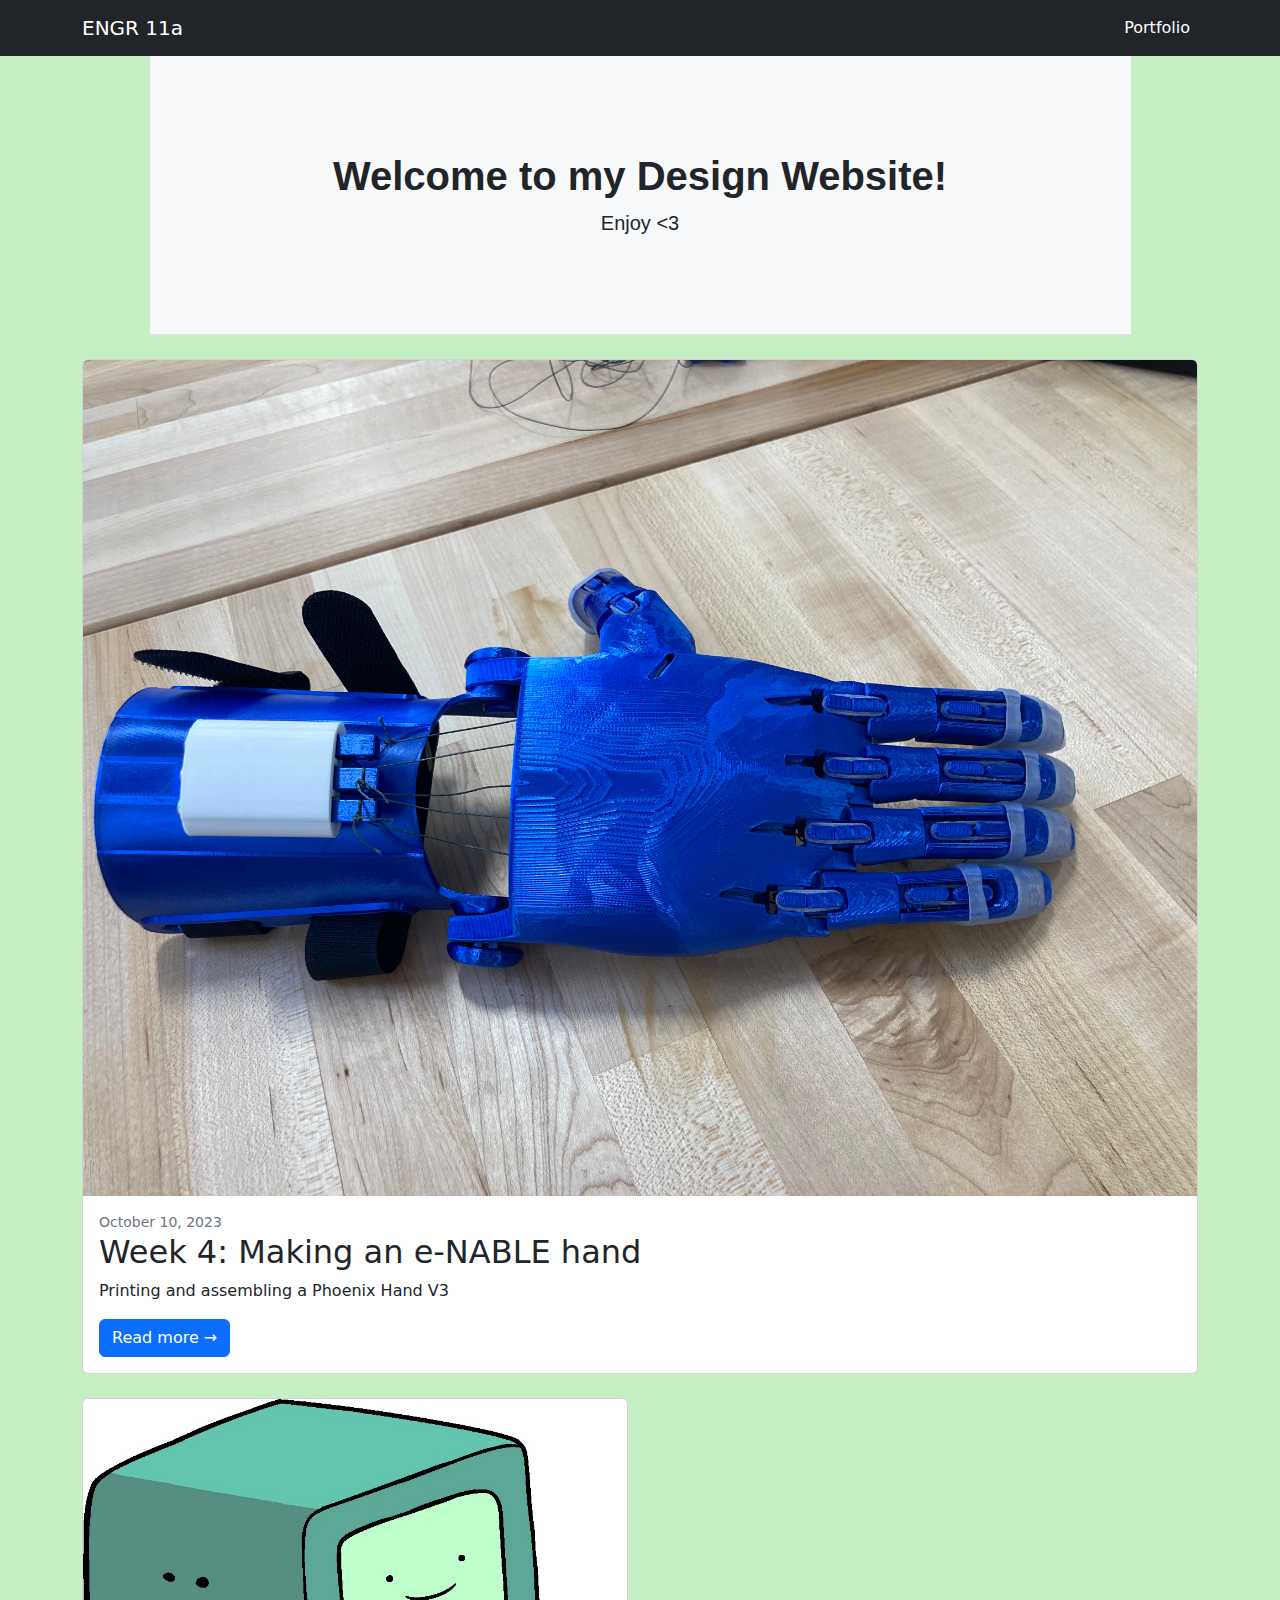
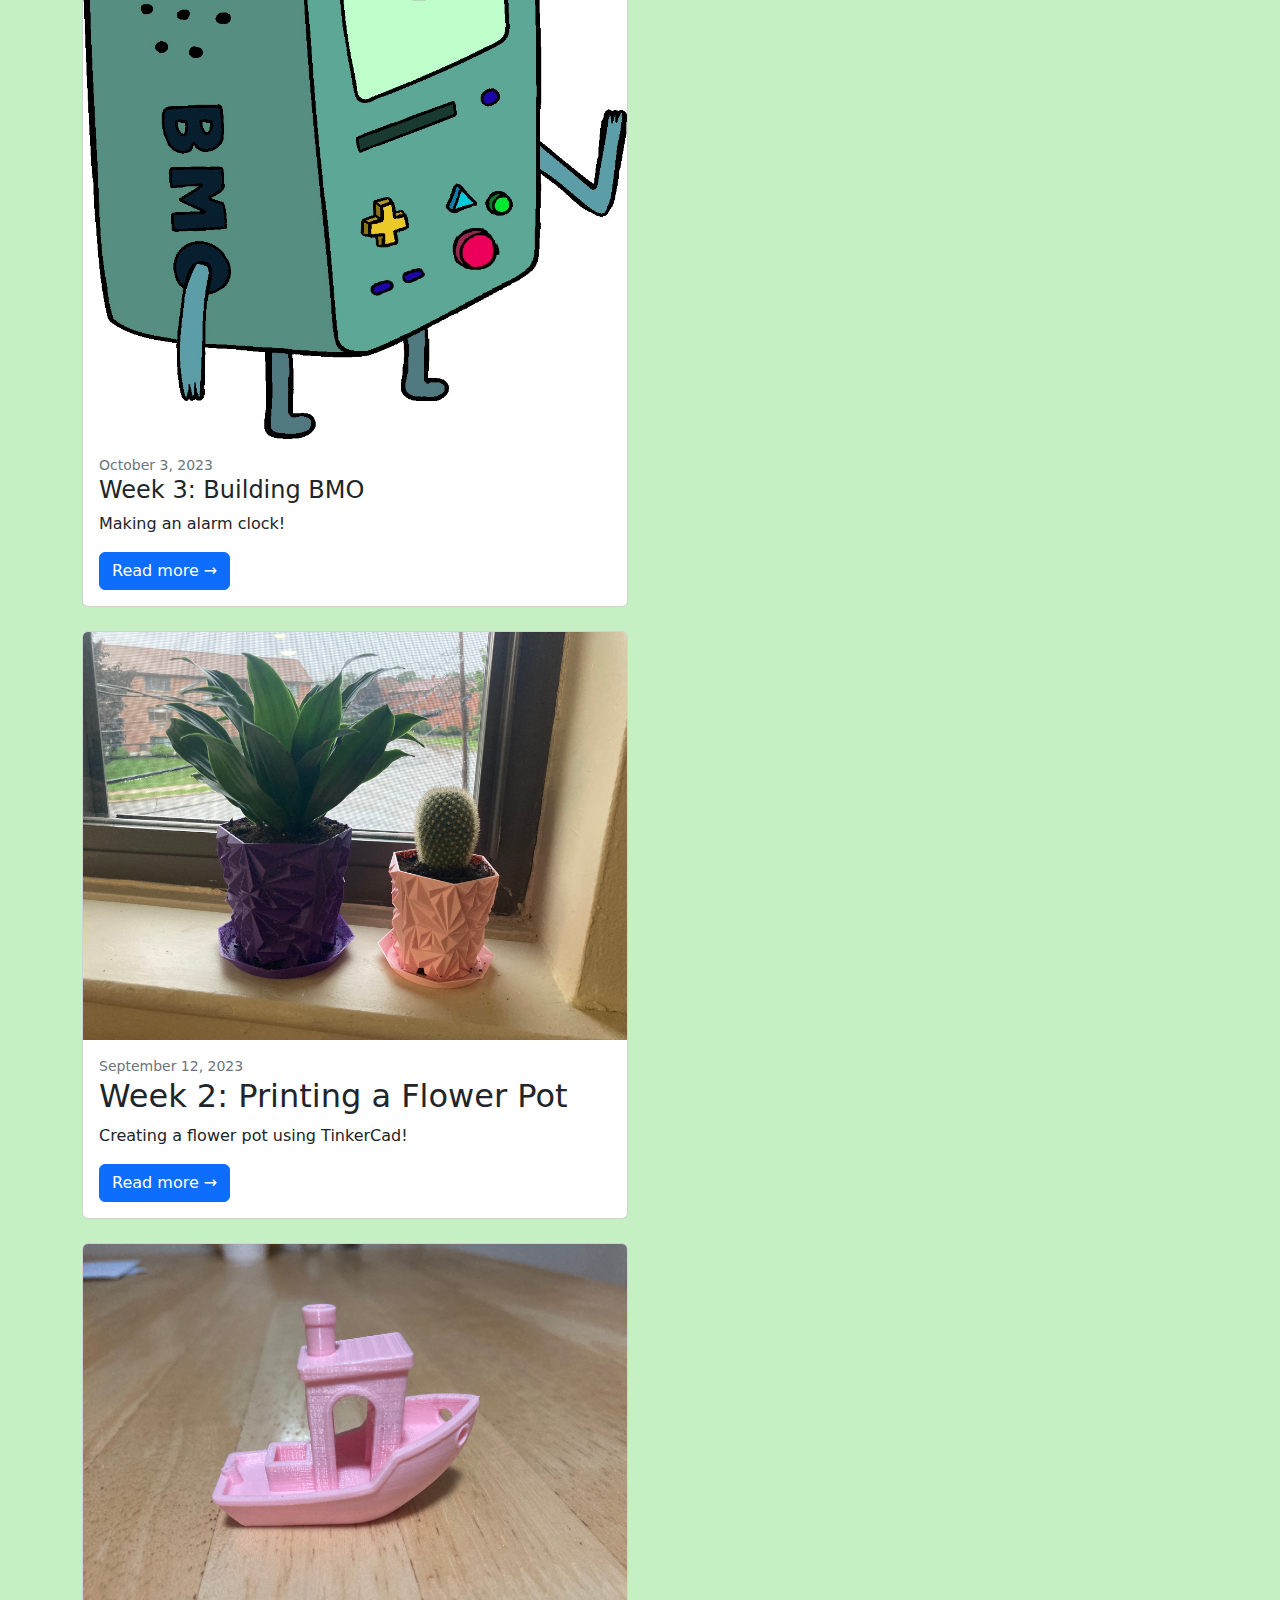
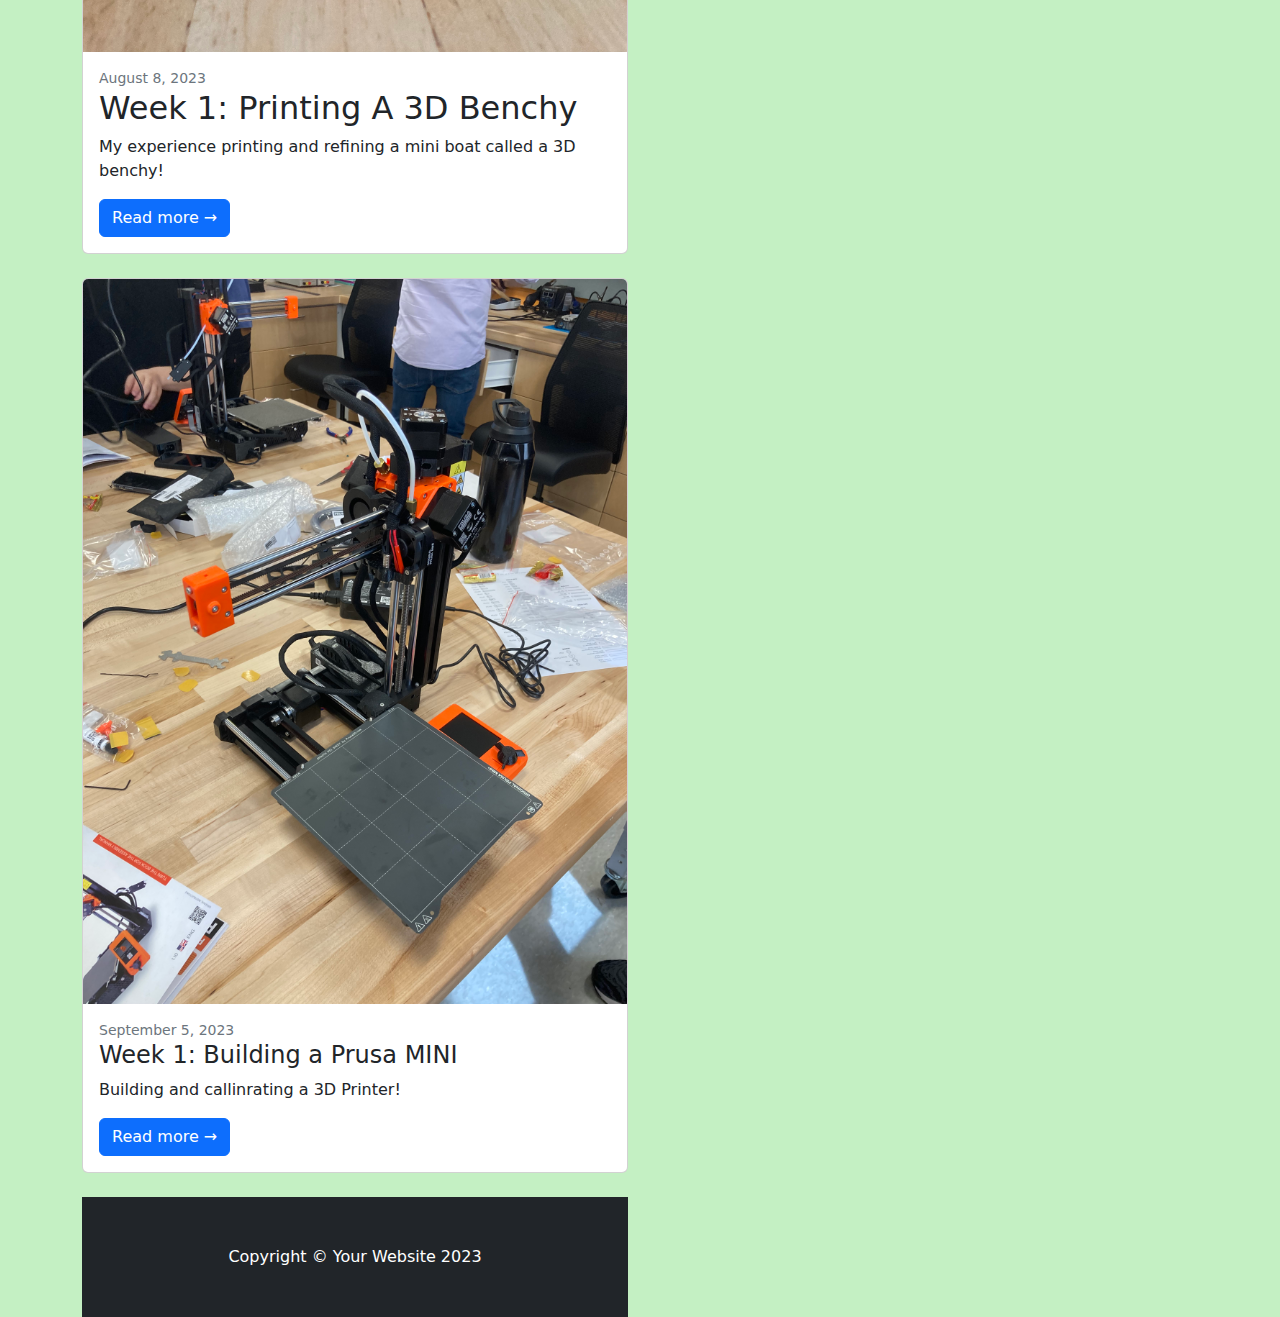
<file: sophias-engr-website/index.html>
<!DOCTYPE html>
<html lang="en">
    <head>
        <meta charset="utf-8" />
        <meta name="viewport" content="width=device-width, initial-scale=1, shrink-to-fit=no" />
        <meta name="description" content="" />
        <meta name="author" content="" />
        <title>Sophia's Engineering Website!</title>
        <!-- Favicon-->
        <link rel="icon" type="image/x-icon" href="assets/favicon.ico" />
        <!-- Core theme CSS (includes Bootstrap)-->
        <link href="css/styles.css" rel="stylesheet" />
    </head>
    <body>
        <!-- Responsive navbar-->
        <nav class="navbar navbar-expand-lg navbar-dark bg-dark">
            <div class="container">
                <a class="navbar-brand" href="#!">ENGR 11a</a>
                <button class="navbar-toggler" type="button" data-bs-toggle="collapse" data-bs-target="#navbarSupportedContent" aria-controls="navbarSupportedContent" aria-expanded="false" aria-label="Toggle navigation"><span class="navbar-toggler-icon"></span></button>
                <div class="collapse navbar-collapse" id="navbarSupportedContent">
                    <ul class="navbar-nav ms-auto mb-2 mb-lg-0">
                        <li class="nav-item"><a class="nav-link active" aria-current="page" href="#">Portfolio</a></li>
                    </ul>
                </div>
            </div>
        </nav>
        <!-- Page header with logo and tagline-->
        <header class="py-5 bg-light border-bottom mb-4">
            <div class="container">
                <div class="text-center my-5">
                    <h1 class="fw-bolder">Welcome to my Design Website!</h1>
                    <p class="lead mb-0">Enjoy <3</p>
                </div>
            </div>
        </header>
        <!-- Page content-->
        
        <div class="container">
            <div class="row">
                <!-- Blog entries-->
                <div class="col">
                    <!-- Featured blog post-->
                    <div class="card mb-4">
                        <a href="#!"><img class="card-img-top" src="images/phoenix_finished.jpeg" alt="photo of hand" /></a>
                        <div class="card-body">
                            <div class="small text-muted">October 10, 2023</div>
                            <h2 class="card-title">Week 4: Making an e-NABLE hand</h2>
                            <p class="card-text">Printing and assembling a Phoenix Hand V3</p>
                            <a class="btn btn-primary" href="phoenix_post.html">Read more →</a>
                        </div>
                    </div>

                    <!-- Nested row for non-featured blog posts-->
                    <div class="row">
                        <div class="col-lg-6">
                            <!-- Blog post-->
                            <div class="card mb-4">
                                <a href="#!"><img class="card-img-top" src="images/BMO.jpeg" alt="photo of bmo" /></a>
                                <div class="card-body">
                                    <div class="small text-muted">October 3, 2023</div>
                                    <h2 class="card-title h4">Week 3: Building BMO</h2>
                                    <p class="card-text">Making an alarm clock!</p>
                                    <a class="btn btn-primary" href="bmo_post.html">Read more →</a>
                                </div>
                            </div>
                            <!-- Blog post-->
                            <div class="card mb-4">
                                <a href="#!"><img class="card-img-top" src="images/final_pots.jpg" alt="photo of pots" /></a>
                                <div class="card-body">
                                    <div class="small text-muted">September 12, 2023</div>
                                    <h2 class="card-title">Week 2: Printing a Flower Pot</h2>
                                    <p class="card-text">Creating a flower pot using TinkerCad!</p>
                                    <a class="btn btn-primary" href="flower_pot_post.html">Read more →</a>
                                </div>
                            </div>
                            <!-- Blog post-->
                            <div class="card mb-4">
                                <a href="#!"><img class="card-img-top" src="images/front_benchy.jpeg" alt="photo of benchy" /></a>
                                <div class="card-body">
                                    <div class="small text-muted">August 8, 2023</div>
                                    <h2 class="card-title">Week 1: Printing A 3D Benchy</h2>
                                    <p class="card-text">My experience printing and refining a mini boat called a 3D benchy!</p>
                                    <a class="btn btn-primary" href="benchy_post.html">Read more →</a>
                                </div>
                            </div>
                            <!-- Blog post-->
                            <div class="card mb-4">
                                <a href="#!"><img class="card-img-top" src="images/final_prusa.jpeg" alt="photo of pursa mini" /></a>
                                <div class="card-body">
                                    <div class="small text-muted">September 5, 2023</div>
                                    <h2 class="card-title h4">Week 1: Building a Prusa MINI</h2>
                                    <p class="card-text">Building and callinrating a 3D Printer!</p>
                                    <a class="btn btn-primary" href="prusa_post.html">Read more →</a>
                                </div>
                            </div>
        <!-- Footer-->
        <footer class="py-5 bg-dark">
            <div class="container"><p class="m-0 text-center text-white">Copyright &copy; Your Website 2023</p></div>
        </footer>
        <!-- Bootstrap core JS-->
        <script src="https://cdn.jsdelivr.net/npm/bootstrap@5.2.3/dist/js/bootstrap.bundle.min.js"></script>
        <!-- Core theme JS-->
        <script src="js/scripts.js"></script>
    </body>
</html>
</file>
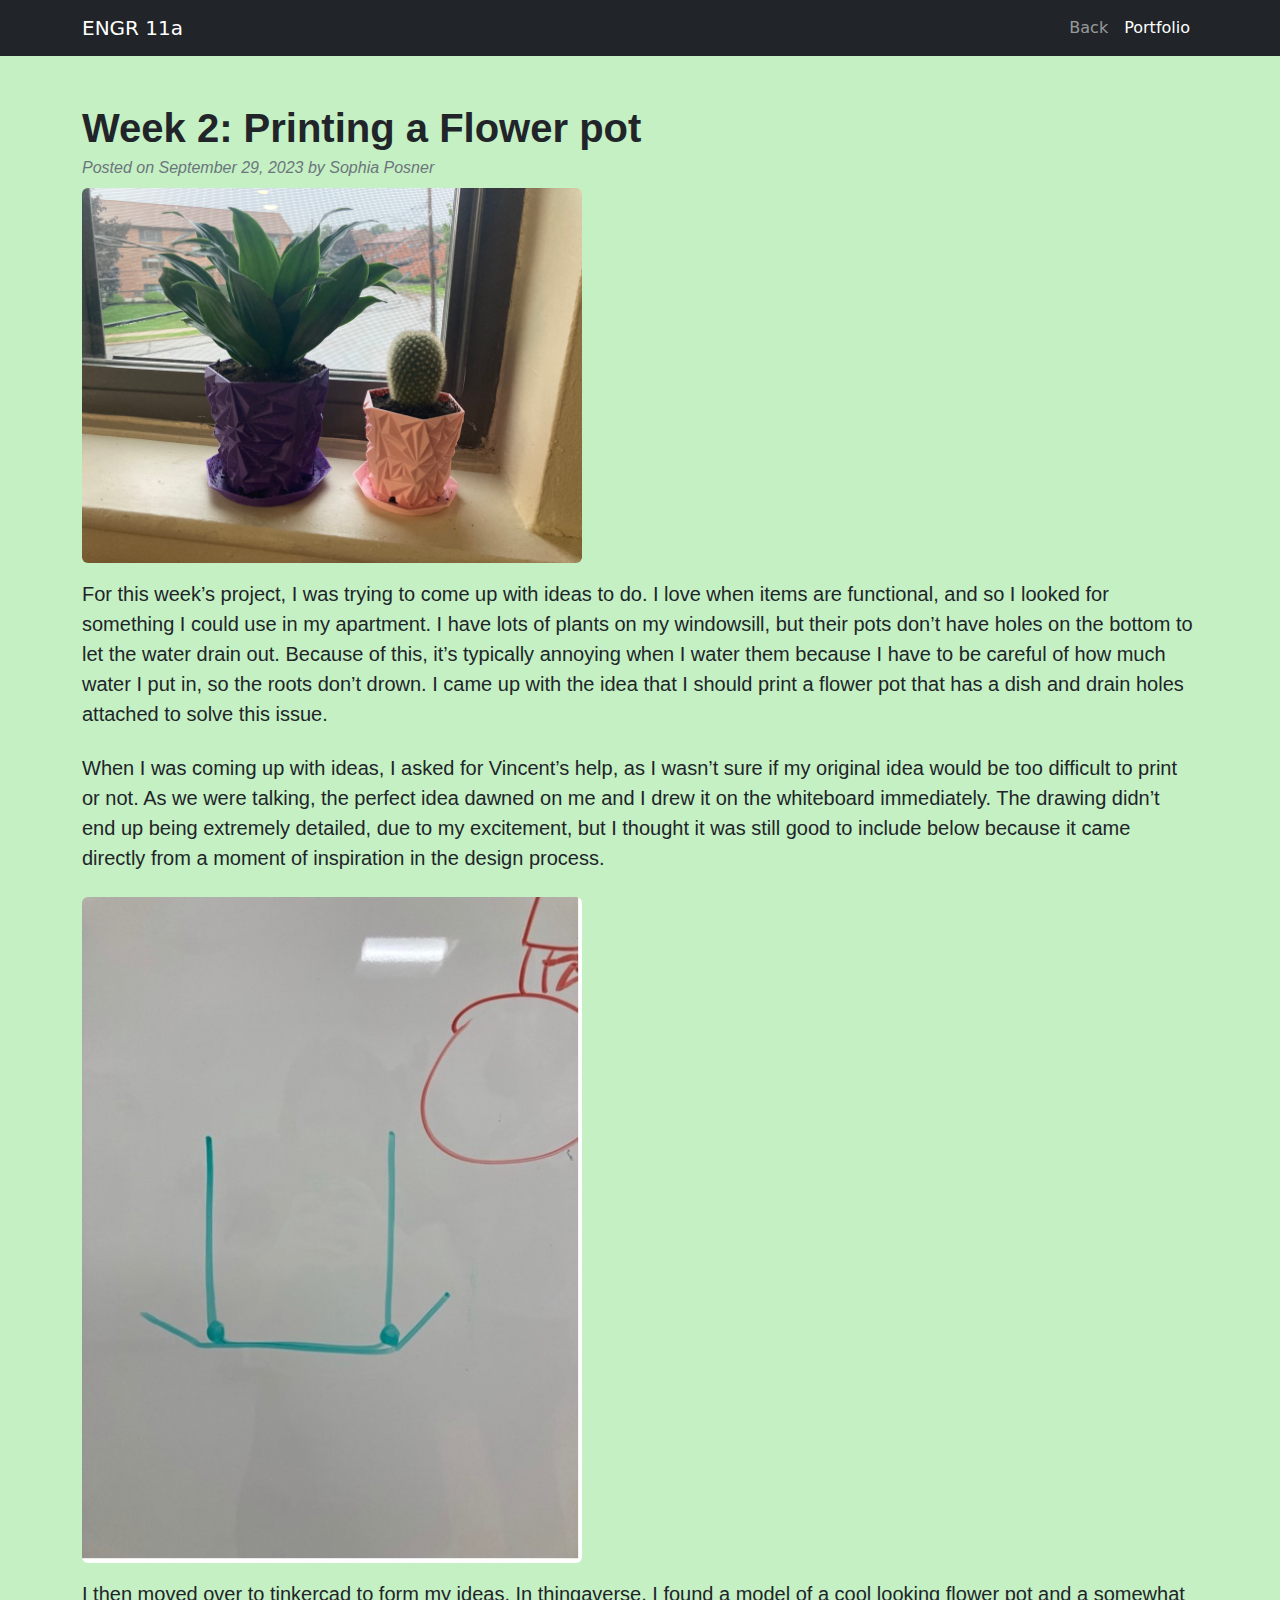
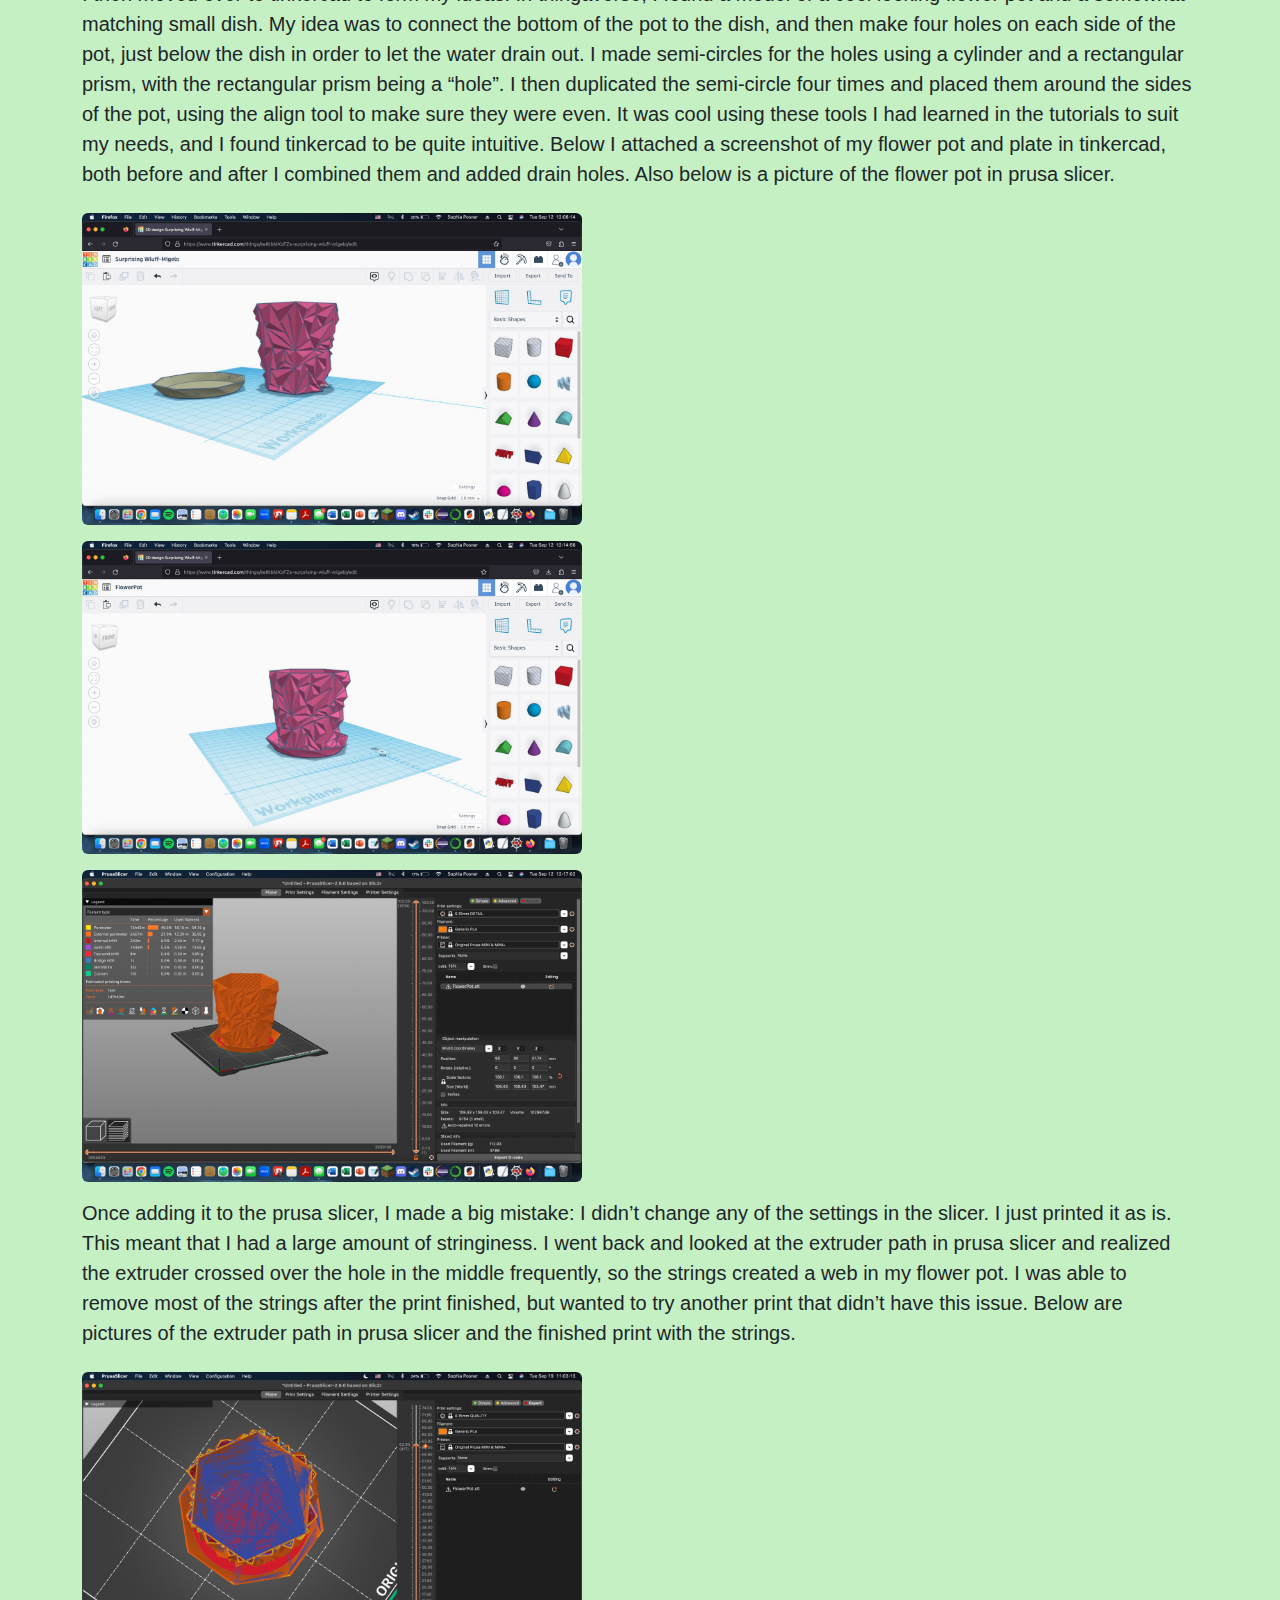
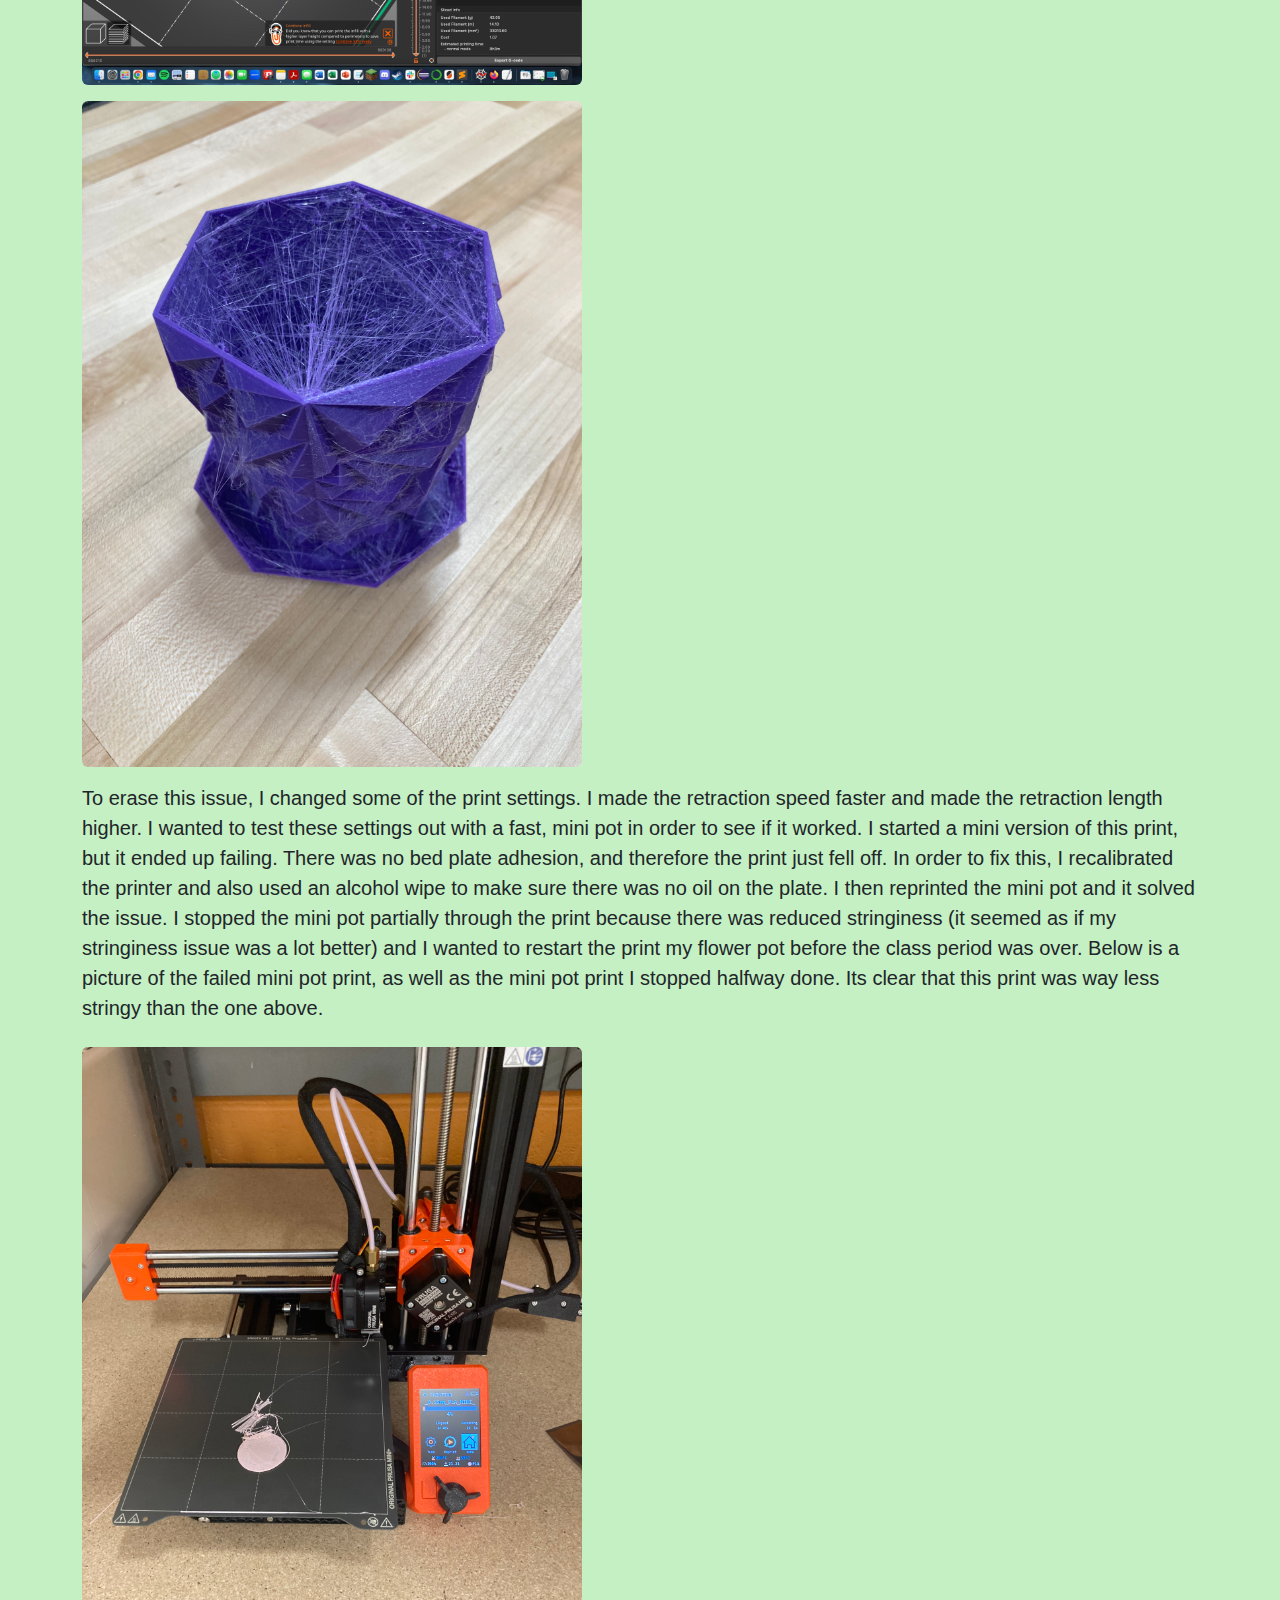
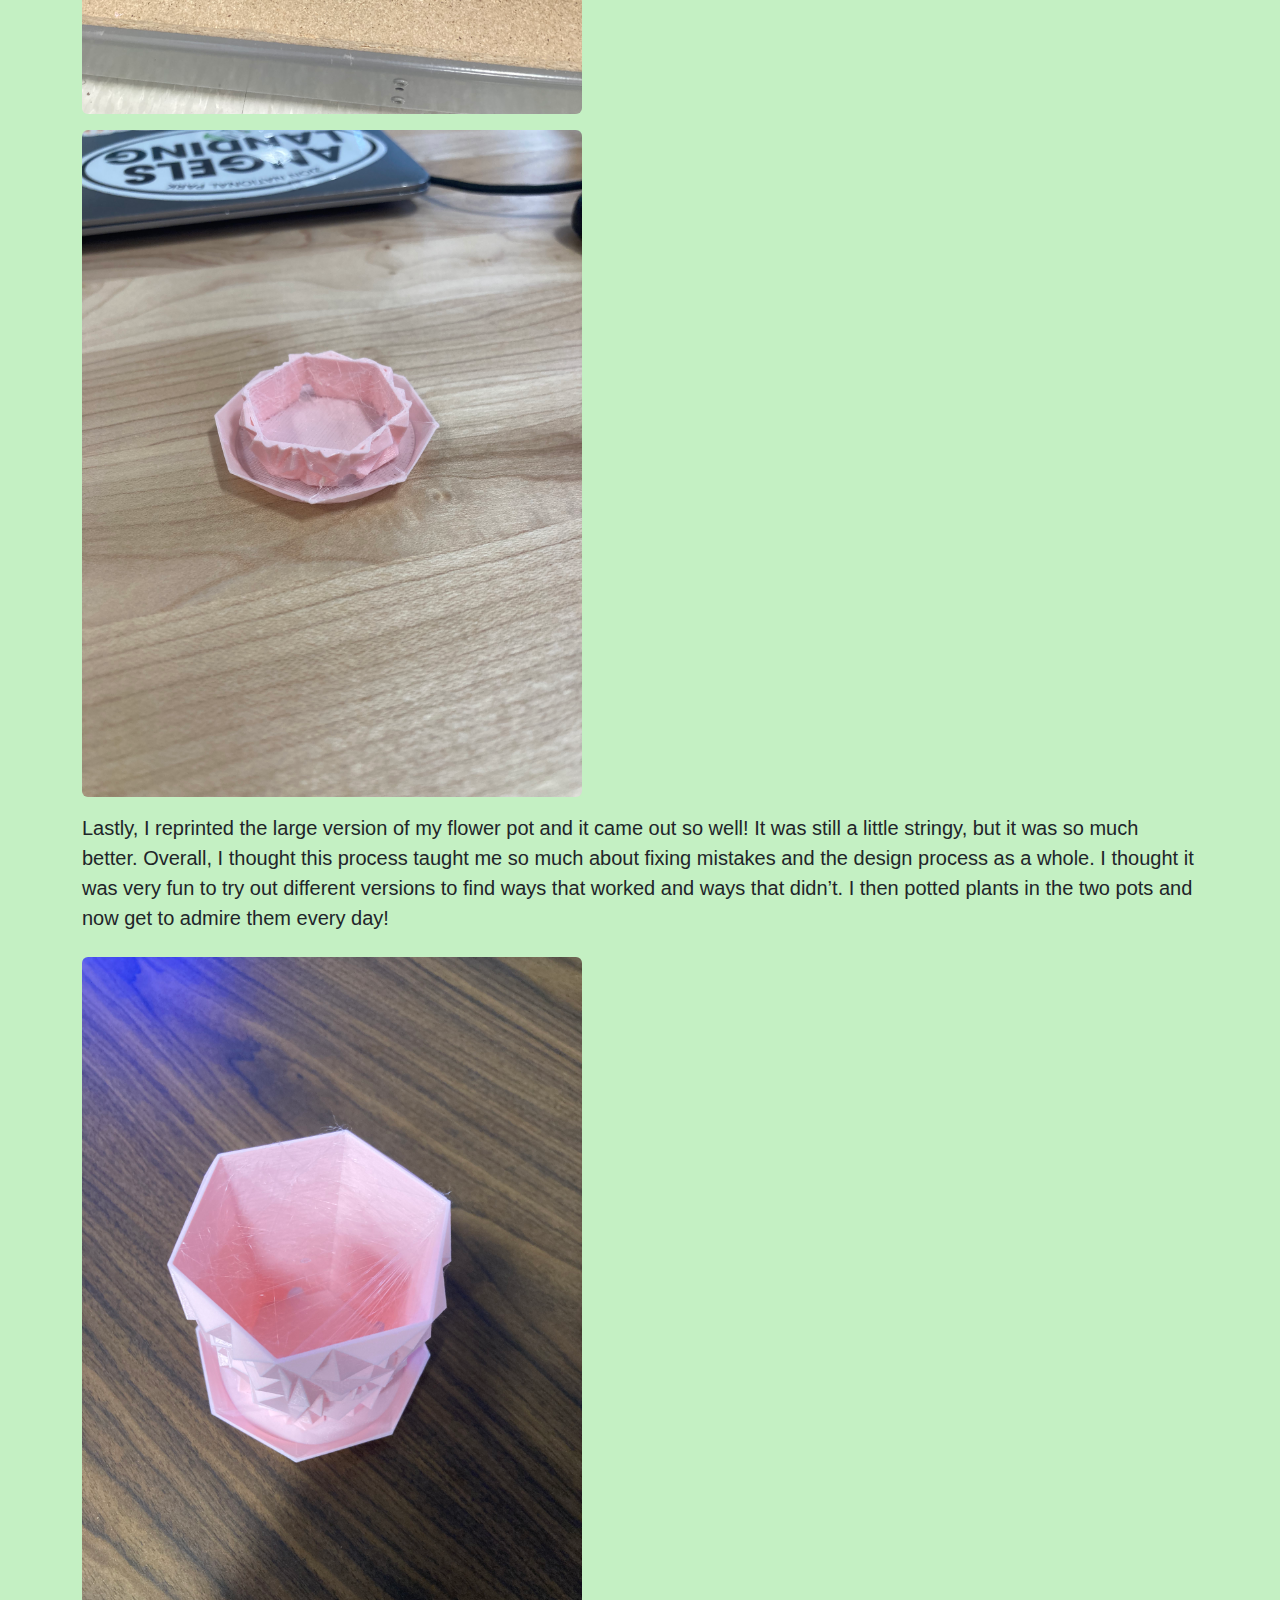
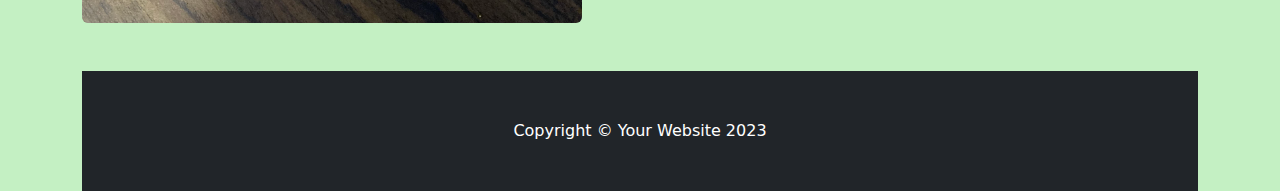
<file: sophias-engr-website/flower_pot_post.html>
<!DOCTYPE html>
<html lang="en">
    <head>
        <meta charset="utf-8" />
        <meta name="viewport" content="width=device-width, initial-scale=1, shrink-to-fit=no" />
        <meta name="description" content="" />
        <meta name="author" content="" />
        <title>Sophia's Engineering Website</title>
        <!-- Favicon-->
        <link rel="icon" type="image/x-icon" href="assets/favicon.ico" />
        <!-- Core theme CSS (includes Bootstrap)-->
        <link href="css/styles.css" rel="stylesheet" />
    </head>
    <body>
        <!-- Responsive navbar-->
        <nav class="navbar navbar-expand-lg navbar-dark bg-dark">
            <div class="container">
                <a class="navbar-brand" href="#!">ENGR 11a</a>
                <button class="navbar-toggler" type="button" data-bs-toggle="collapse" data-bs-target="#navbarSupportedContent" aria-controls="navbarSupportedContent" aria-expanded="false" aria-label="Toggle navigation"><span class="navbar-toggler-icon"></span></button>
                <div class="collapse navbar-collapse" id="navbarSupportedContent">
                    <ul class="navbar-nav ms-auto mb-2 mb-lg-0">
                        <li class="nav-item"><a class="nav-link" href="index.html">Back</a></li>
                        <li class="nav-item"><a class="nav-link active" aria-current="page" href="#">Portfolio</a></li>
                    </ul>
                </div>
            </div>
        </nav>
        <!-- Page content-->
        <div class="container mt-5">
            <div class="row">
                <div class="col">
                    <!-- Post content-->
                    <article>
                        <!-- Post header-->
                        <header2 class="mb-4">
                            <!-- Post title-->
                            <h1 class="fw-bolder mb-1">Week 2: Printing a Flower pot</h1>
                            <!-- Post meta content-->
                            <div class="text-muted fst-italic mb-2">Posted on September 29, 2023 by Sophia Posner</div>
                        </header>
                        <!-- Preview image figure-->
                        <figure class="mb-4-lg-8"><img class="img-fluid rounded" src="images/final_pots.jpg" alt="..." width="500" height="500" /></figure>
                        <!-- Post content-->
                        <section class="mb-5">
                            <p class="fs-5 mb-4">For this week’s project, I was trying to come up with ideas to do. I love when items are functional, and so I looked for something I could use in my apartment. I have lots of plants on my windowsill, but their pots don’t have holes on the bottom to let the water drain out. Because of this, it’s typically annoying when I water them because I have to be careful of how much water I put in, so the roots don’t drown. I came up with the idea that I should print a flower pot that has a dish and drain holes attached to solve this issue. </p>
                            <p class="fs-5 mb-4">When I was coming up with ideas, I asked for Vincent’s help, as I wasn’t sure if my original idea would be too difficult to print or not. As we were talking, the perfect idea dawned on me and I drew it on the whiteboard immediately. The drawing didn’t end up being extremely detailed, due to my excitement, but I thought it was still good to include below because it came directly from a moment of inspiration in the design process.</p>
                            <figure class="mb-4-lg-8"><img class="img-fluid rounded" src="images/flower_pot_drawing.jpg" alt="..." width="500" height="500" /></figure>
                            <p class="fs-5 mb-4">I then moved over to tinkercad to form my ideas. In thingaverse, I found a model of a cool looking flower pot and a somewhat matching small dish. My idea was to connect the bottom of the pot to the dish, and then make four holes on each side of the pot, just below the dish in order to let the water drain out. I made semi-circles for the holes using a cylinder and a rectangular prism, with the rectangular prism being a “hole”. I then duplicated the semi-circle four times and placed them around the sides of the pot, using the align tool to make sure they were even. It was cool using these tools I had learned in the tutorials to suit my needs, and I found tinkercad to be quite intuitive. Below I attached a screenshot of my flower pot and plate in tinkercad, both before and after I combined them and added drain holes. Also below is a picture of the flower pot in prusa slicer.</p>
                            <figure class="mb-4-lg-8"><img class="img-fluid rounded" src="images/tinker_pot_before.jpg" alt="..." width="500" height="500" /></figure>
                            <figure class="mb-4-lg-8"><img class="img-fluid rounded" src="images/tinker_pot_after.jpg" alt="..." width="500" height="500" /></figure>
                            <figure class="mb-4-lg-8"><img class="img-fluid rounded" src="images/pot_prusa_slicer.jpg" alt="..." width="500" height="500" /></figure>
                            <p class="fs-5 mb-4">Once adding it to the prusa slicer, I made a big mistake: I didn’t change any of the settings in the slicer. I just printed it as is. This meant that I had a large amount of stringiness. I went back and looked at the extruder path in prusa slicer and realized the extruder crossed over the hole in the middle frequently, so the strings created a web in my flower pot. I was able to remove most of the strings after the print finished, but wanted to try another print that didn’t have this issue. Below are pictures of the extruder path in prusa slicer and the finished print with the strings. </p>
                            <figure class="mb-4-lg-8"><img class="img-fluid rounded" src="images/stringy_pot_slicer.jpg" alt="..." width="500" height="500" /></figure>
                            <figure class="mb-4-lg-8"><img class="img-fluid rounded" src="images/stringy_pot.jpg" alt="..." width="500" height="500" /></figure>
                            <p class="fs-5 mb-4">To erase this issue, I changed some of the print settings. I made the retraction speed faster and made the retraction length higher. I wanted to test these settings out with a fast, mini pot in order to see if it worked. I started a mini version of this print, but it ended up failing. There was no bed plate adhesion, and therefore the print just fell off. In order to fix this, I recalibrated the printer and also used an alcohol wipe to make sure there was no oil on the plate. I then reprinted the mini pot and it solved the issue. I stopped the mini pot partially through the print because there was reduced stringiness (it seemed as if my stringiness issue was a lot better) and I wanted to restart the print my flower pot before the class period was over. Below is a picture of the failed mini pot print, as well as the mini pot print I stopped halfway done. Its clear that this print was way less stringy than the one above.</p>
                            <figure class="mb-4-lg-8"><img class="img-fluid rounded" src="images/failed_mini_pot.jpg" alt="..." width="500" height="500" /></figure>
                            <figure class="mb-4-lg-8"><img class="img-fluid rounded" src="images/stopped_mini_pot.jpg" alt="..." width="500" height="500" /></figure>
                            <p class="fs-5 mb-4">Lastly, I reprinted the large version of my flower pot and it came out so well! It was still a little stringy, but it was so much better. Overall, I thought this process taught me so much about fixing mistakes and the design process as a whole. I thought it was very fun to try out different versions to find ways that worked and ways that didn’t. I then potted plants in the two pots and now get to admire them every day!</p>
                            <figure class="mb-4-lg-8"><img class="img-fluid rounded" src="images/pot2_final.jpeg" alt="..." width="500" height="500" /></figure>
                        </section>
                    </article>       
        <!-- Footer-->
        <footer class="py-5 bg-dark">
            <div class="container"><p class="m-0 text-center text-white">Copyright &copy; Your Website 2023</p></div>
        </footer>
        <!-- Bootstrap core JS-->
        <script src="https://cdn.jsdelivr.net/npm/bootstrap@5.2.3/dist/js/bootstrap.bundle.min.js"></script>
        <!-- Core theme JS-->
        <script src="js/scripts.js"></script>
    </body>
</html>
</file>
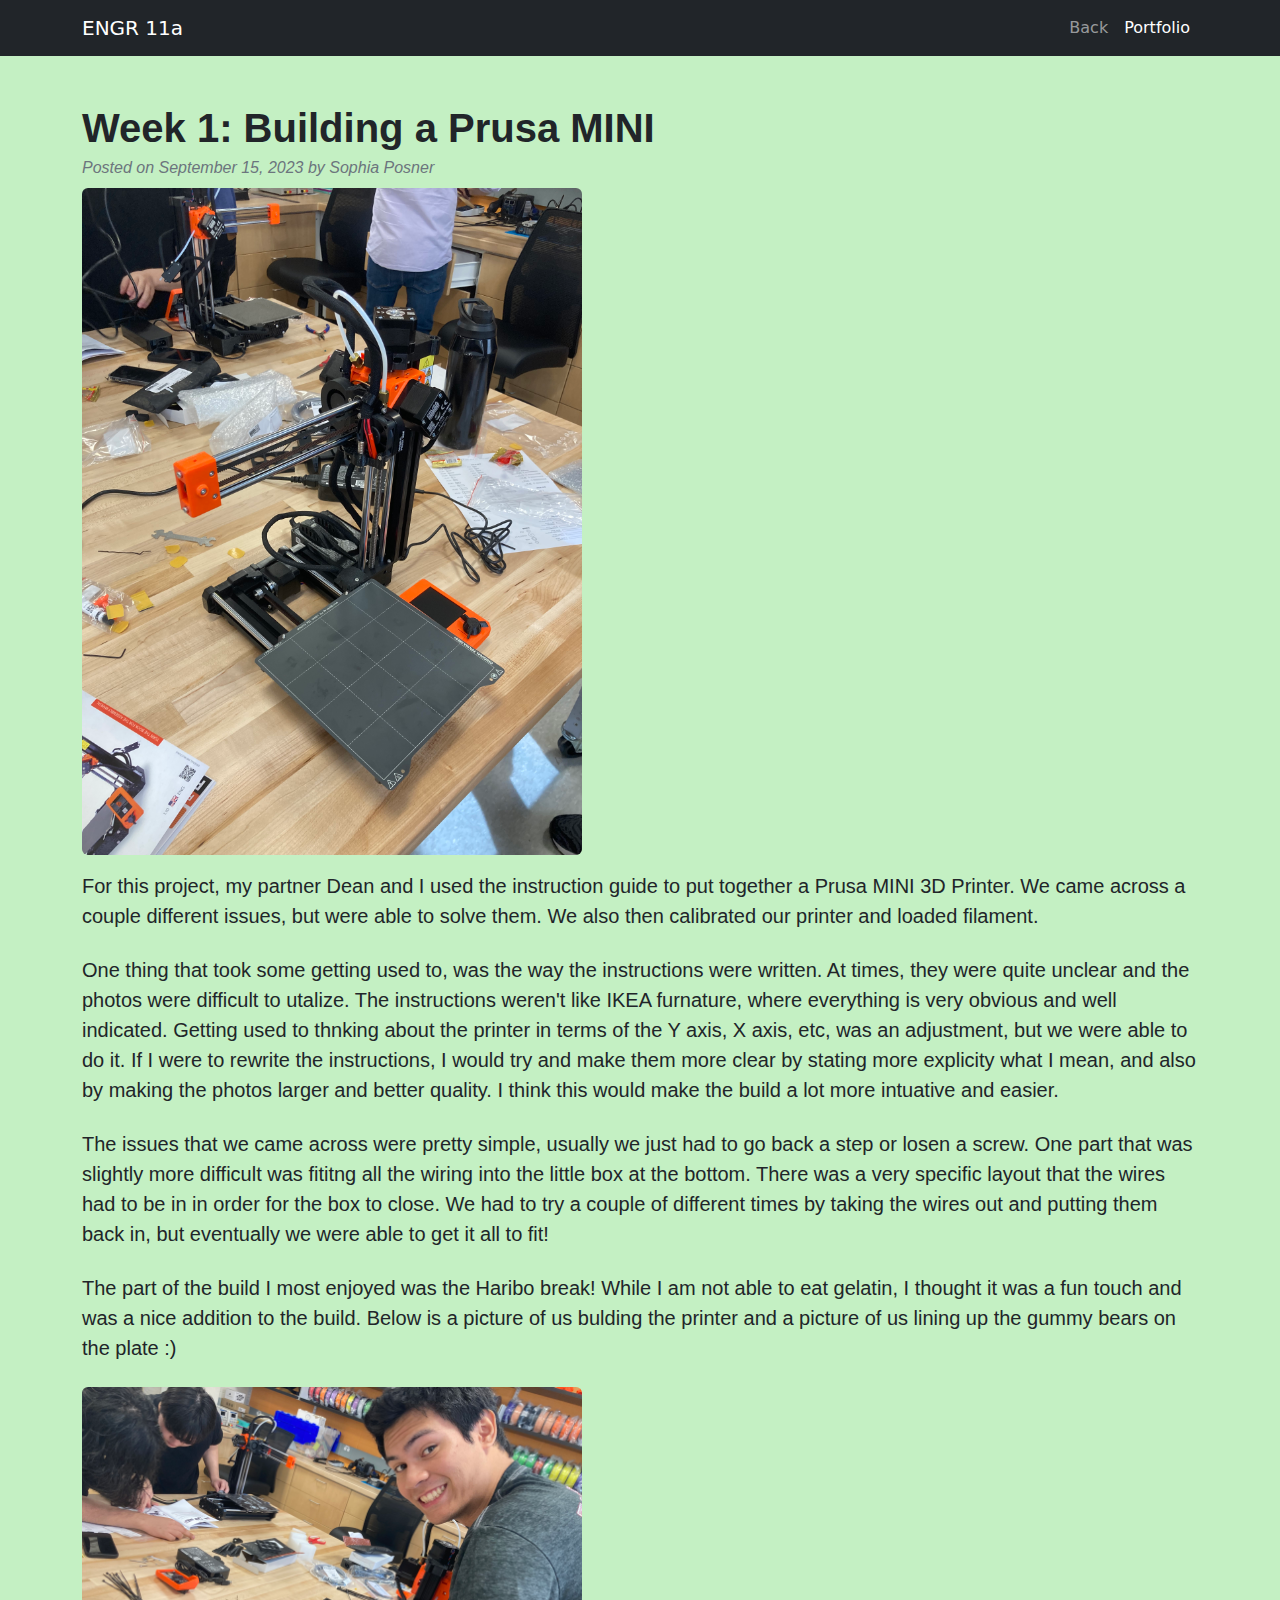
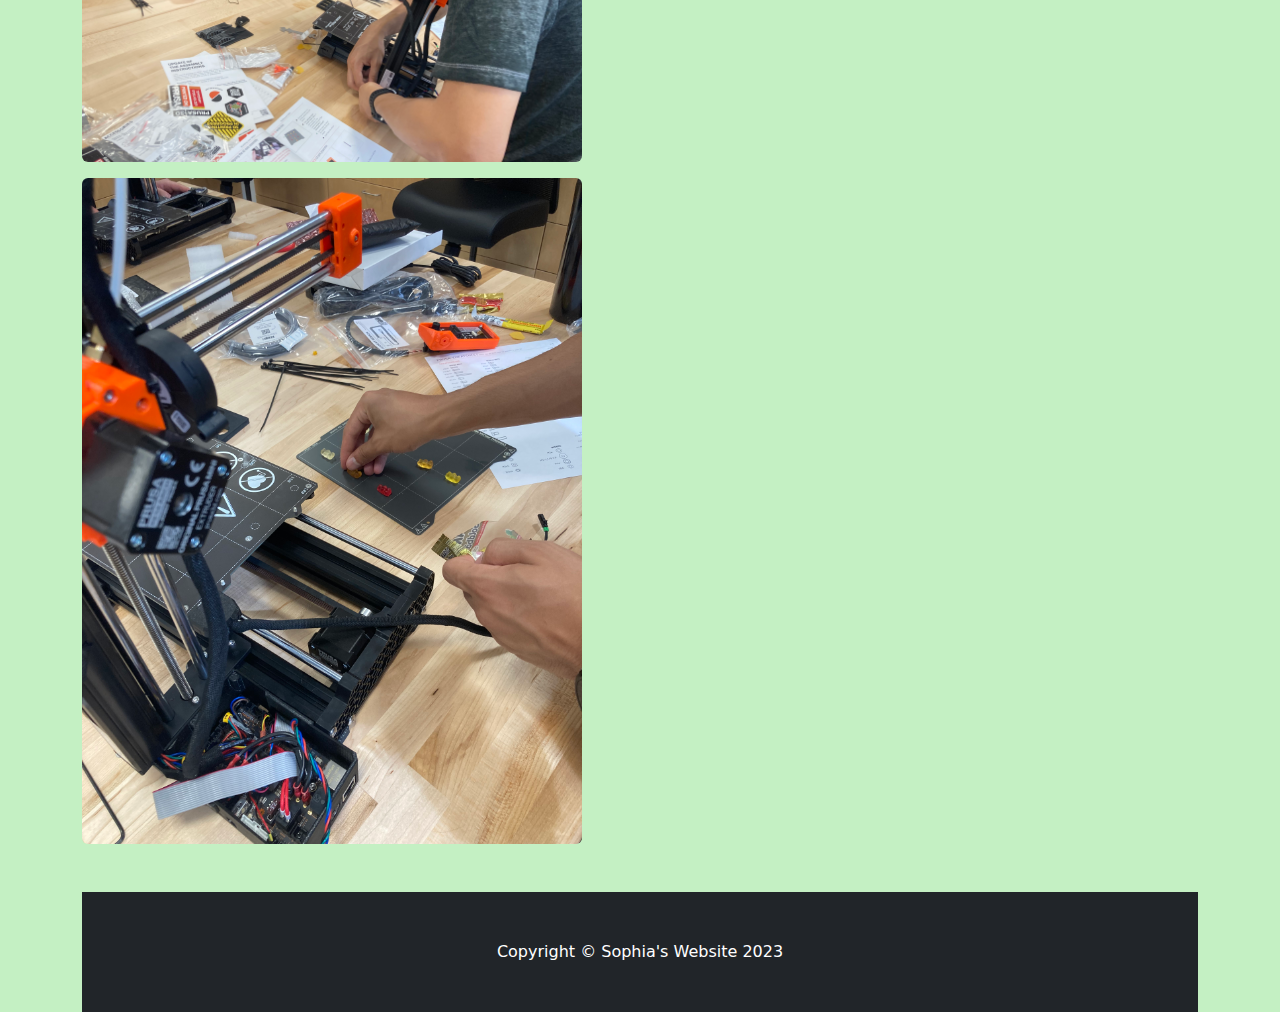
<file: sophias-engr-website/prusa_post.html>
<!DOCTYPE html>
<html lang="en">
    <head>
        <meta charset="utf-8" />
        <meta name="viewport" content="width=device-width, initial-scale=1, shrink-to-fit=no" />
        <meta name="description" content="" />
        <meta name="author" content="" />
        <title>Sophia's Engineering Website</title>
        <!-- Favicon-->
        <link rel="icon" type="image/x-icon" href="assets/favicon.ico" />
        <!-- Core theme CSS (includes Bootstrap)-->
        <link href="css/styles.css" rel="stylesheet" />
    </head>
    <body>
        <!-- Responsive navbar-->
        <nav class="navbar navbar-expand-lg navbar-dark bg-dark">
            <div class="container">
                <a class="navbar-brand" href="#!">ENGR 11a</a>
                <button class="navbar-toggler" type="button" data-bs-toggle="collapse" data-bs-target="#navbarSupportedContent" aria-controls="navbarSupportedContent" aria-expanded="false" aria-label="Toggle navigation"><span class="navbar-toggler-icon"></span></button>
                <div class="collapse navbar-collapse" id="navbarSupportedContent">
                    <ul class="navbar-nav ms-auto mb-2 mb-lg-0">
                        <li class="nav-item"><a class="nav-link" href="index.html">Back</a></li>
                        <li class="nav-item"><a class="nav-link active" aria-current="page" href="#">Portfolio</a></li>
                    </ul>
                </div>
            </div>
        </nav>
        <!-- Page content-->
        <div class="container mt-5">
            <div class="row">
                <div class="col">
                    <!-- Post content-->
                    <article>
                        <!-- Post header-->
                        <header2 class="mb-4">
                            <!-- Post title-->
                            <h1 class="fw-bolder mb-1">Week 1: Building a Prusa MINI</h1>
                            <!-- Post meta content-->
                            <div class="text-muted fst-italic mb-2">Posted on September 15, 2023 by Sophia Posner</div>
                        </header>
                        <!-- Preview image figure-->
                        <figure class="mb-4-lg-8"><img class="img-fluid rounded" src="images/final_prusa.jpeg" alt="..." width="500" height="500" /></figure>
                        <!-- Post content-->
                        <section class="mb-5">
                            <p class="fs-5 mb-4">For this project, my partner Dean and I used the instruction guide to put together a Prusa MINI 3D Printer. We came across a couple different issues, but were able to solve them. We also then calibrated our printer and loaded filament.</p>
                            <p class="fs-5 mb-4">One thing that took some getting used to, was the way the instructions were written. At times, they were quite unclear and the photos were difficult to utalize. The instructions weren't like IKEA furnature, where everything is very obvious and well indicated. Getting used to thnking about the printer in terms of the Y axis, X axis, etc, was an adjustment, but we were able to do it. If I were to rewrite the instructions, I would try and make them more clear by stating more explicity what I mean, and also by making the photos larger and better quality. I think this would make the build a lot more intuative and easier. </p>
                            <p class="fs-5 mb-4">The issues that we came across were pretty simple, usually we just had to go back a step or losen a screw. One part that was slightly more difficult was fititng all the wiring into the little box at the bottom. There was a very specific layout that the wires had to be in in order for the box to close. We had to try a couple of different times by taking the wires out and putting them back in, but eventually we were able to get it all to fit!</p>
                            <p class="fs-5 mb-4">The part of the build I most enjoyed was the Haribo break! While I am not able to eat gelatin, I thought it was a fun touch and was a nice addition to the build. Below is a picture of us bulding the printer and a picture of us lining up the gummy bears on the plate :)</p>
                            <figure class="mb-4-lg-8"><img class="img-fluid rounded" src="images/prusa_build.jpeg" alt="..." width="500" height="500" /></figure>
                            <figure class="mb-4-lg-8"><img class="img-fluid rounded" src="images/haribo_time.jpeg" alt="..." width="500" height="500" /></figure>
                        </section>
                    </article>       
        <!-- Footer-->
        <footer class="py-5 bg-dark">
            <div class="container"><p class="m-0 text-center text-white">Copyright &copy; Sophia's Website 2023</p></div>
        </footer>
        <!-- Bootstrap core JS-->
        <script src="https://cdn.jsdelivr.net/npm/bootstrap@5.2.3/dist/js/bootstrap.bundle.min.js"></script>
        <!-- Core theme JS-->
        <script src="js/scripts.js"></script>
    </body>
</html>
</file>
